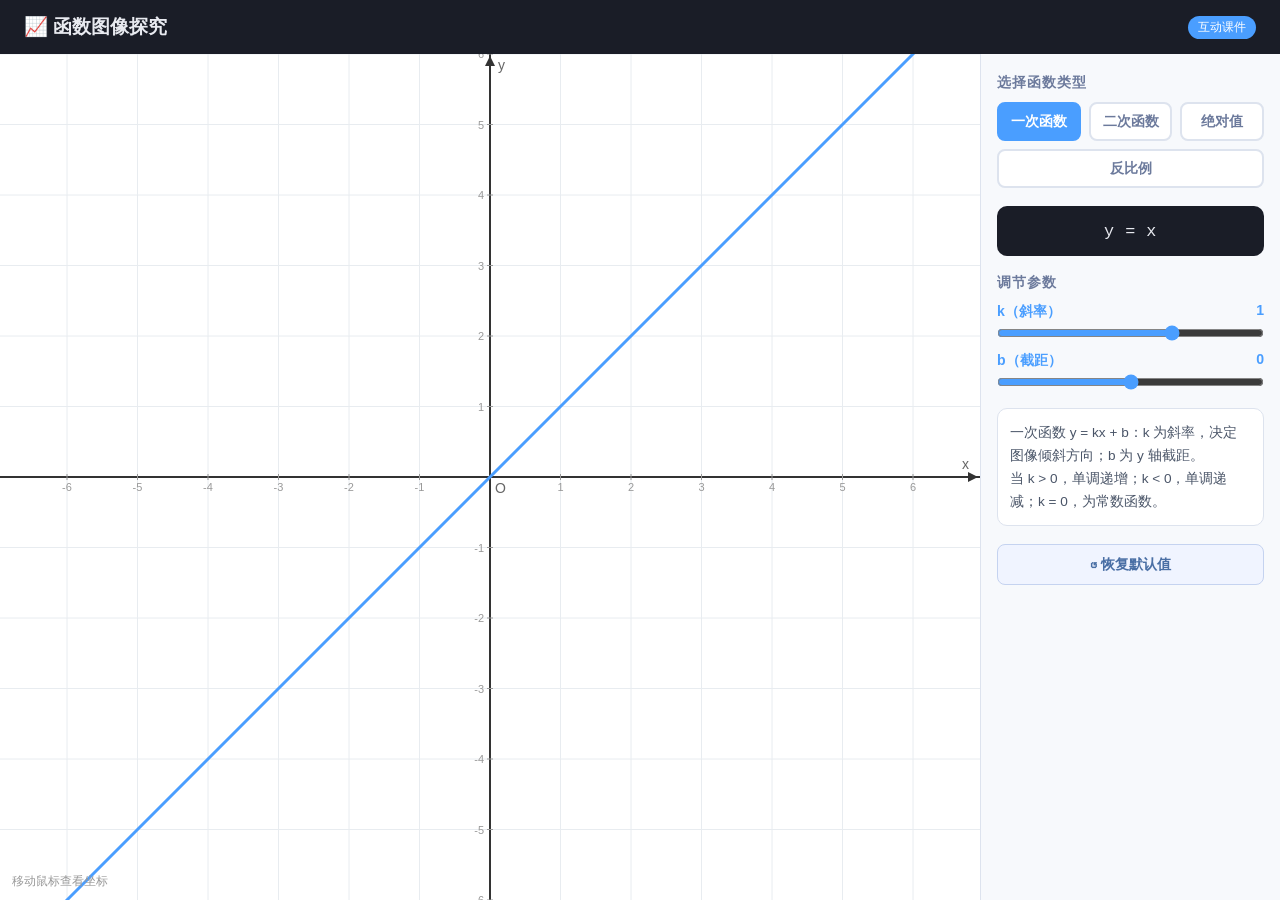
<file: courses/03-函数图像.html>
<!DOCTYPE html>
<html lang="zh-CN">
<head>
<meta charset="UTF-8"/>
<title>函数图像探究</title>
<style>
  :root { --bg:#fff; --text:#1a1a2e; --accent:#4a9eff; --grid:#e8ecf0; }
  * { box-sizing:border-box; margin:0; padding:0; }
  body { font-family:'PingFang SC','Microsoft YaHei',sans-serif; background:var(--bg); color:var(--text); height:100vh; display:flex; flex-direction:column; }

  header { background:#1a1d27; color:#e8eaf0; padding:14px 24px; display:flex; align-items:center; justify-content:space-between; }
  header h1 { font-size:1.2rem; }
  .badge { background:#4a9eff; color:#fff; font-size:0.75rem; padding:3px 10px; border-radius:20px; }

  .main { flex:1; display:flex; gap:0; overflow:hidden; }

  /* 画布区 */
  .canvas-wrap { flex:1; position:relative; }
  canvas { display:block; width:100%; height:100%; cursor:crosshair; }

  /* 控制面板 */
  .panel { width:300px; flex-shrink:0; background:#f7f9fc; border-left:1px solid #dde3ee; display:flex; flex-direction:column; padding:20px 16px; gap:18px; overflow-y:auto; }

  .panel h2 { font-size:0.85rem; font-weight:700; color:#6c7a9c; letter-spacing:1px; text-transform:uppercase; }

  .func-selector { display:flex; gap:8px; flex-wrap:wrap; }
  .func-btn {
    flex:1; min-width:70px; padding:8px 4px; border:2px solid #dde3ee; border-radius:8px;
    background:#fff; cursor:pointer; font-size:0.88rem; font-weight:600; color:#6c7a9c;
    transition:all 0.15s; text-align:center;
  }
  .func-btn:hover { border-color:#4a9eff; color:#4a9eff; }
  .func-btn.active { border-color:#4a9eff; background:#4a9eff; color:#fff; }

  .slider-group { display:flex; flex-direction:column; gap:10px; }
  .slider-row { display:flex; flex-direction:column; gap:4px; }
  .slider-label { display:flex; justify-content:space-between; font-size:0.88rem; }
  .slider-label span { font-weight:700; color:#4a9eff; }
  input[type=range] { width:100%; accent-color:#4a9eff; cursor:pointer; }

  .formula-box {
    background:#1a1d27; color:#e8eaf0; border-radius:10px;
    padding:14px 16px; font-size:1.05rem; text-align:center; letter-spacing:0.5px;
    font-family:'Courier New',monospace; min-height:50px; display:flex; align-items:center; justify-content:center;
  }

  .info-box { background:#fff; border:1px solid #dde3ee; border-radius:10px; padding:12px; font-size:0.85rem; line-height:1.7; color:#4a5568; }

  .reset-btn {
    background:#f0f4ff; border:1px solid #c5d3f0; border-radius:8px;
    padding:10px; cursor:pointer; font-size:0.9rem; color:#4a6fa5;
    font-weight:600; transition:background 0.15s;
  }
  .reset-btn:hover { background:#dde8ff; }

  /* 坐标提示 */
  .coord-tip { position:absolute; bottom:10px; left:12px; font-size:0.78rem; color:#999; pointer-events:none; }
</style>
</head>
<body>

<header>
  <h1>📈 函数图像探究</h1>
  <span class="badge">互动课件</span>
</header>

<div class="main">
  <div class="canvas-wrap">
    <canvas id="canvas"></canvas>
    <div class="coord-tip" id="coordTip">移动鼠标查看坐标</div>
  </div>

  <div class="panel">
    <div>
      <h2>选择函数类型</h2>
      <div class="func-selector" style="margin-top:10px">
        <button class="func-btn active" data-type="linear">一次函数</button>
        <button class="func-btn" data-type="quadratic">二次函数</button>
        <button class="func-btn" data-type="absolute">绝对值</button>
        <button class="func-btn" data-type="inverse">反比例</button>
      </div>
    </div>

    <div class="formula-box" id="formulaBox">y = kx + b</div>

    <div>
      <h2>调节参数</h2>
      <div class="slider-group" id="sliderGroup" style="margin-top:10px"></div>
    </div>

    <div class="info-box" id="infoBox">
      拖动上方滑块，观察函数图像的变化规律。<br/>
      <strong>k</strong> 控制斜率（倾斜程度），<strong>b</strong> 控制截距（与 y 轴的交点）。
    </div>

    <button class="reset-btn" id="resetBtn">↺ 恢复默认值</button>
  </div>
</div>

<script>
const canvas = document.getElementById('canvas');
const ctx = canvas.getContext('2d');

// 状态
let funcType = 'linear';
let params = { k:1, b:0, a:1, h:0, c:0 };
let defaults = {};

// 函数配置
const funcConfig = {
  linear: {
    formula: (p) => `y = ${fmt(p.k)}x ${fmtB(p.b)}`,
    sliders: [
      { key:'k', label:'k（斜率）', min:-3, max:3, step:0.1, default:1 },
      { key:'b', label:'b（截距）', min:-5, max:5, step:0.1, default:0 },
    ],
    fn: (x,p) => p.k*x + p.b,
    info: '一次函数 y = kx + b：k 为斜率，决定图像倾斜方向；b 为 y 轴截距。<br/>当 k > 0，单调递增；k < 0，单调递减；k = 0，为常数函数。',
  },
  quadratic: {
    formula: (p) => `y = ${fmt(p.a)}x² ${fmtB(p.h, 'h', 'x')} ${fmtC(p.c)}`,
    sliders: [
      { key:'a', label:'a（开口方向）', min:-2, max:2, step:0.1, default:1 },
      { key:'h', label:'h（左右平移）', min:-4, max:4, step:0.2, default:0 },
      { key:'c', label:'c（上下平移）', min:-4, max:4, step:0.2, default:0 },
    ],
    fn: (x,p) => p.a*(x-p.h)*(x-p.h) + p.c,
    info: '二次函数 y = a(x-h)² + c：顶点为 (h, c)。<br/>a > 0 开口向上，a < 0 开口向下，|a| 越大开口越窄。',
  },
  absolute: {
    formula: (p) => `y = |${fmt(p.k)}x| ${fmtB(p.b)}`,
    sliders: [
      { key:'k', label:'k（陡峭程度）', min:-3, max:3, step:0.1, default:1 },
      { key:'b', label:'b（上下移动）', min:-4, max:4, step:0.2, default:0 },
    ],
    fn: (x,p) => Math.abs(p.k*x) + p.b,
    info: '绝对值函数 y = |kx| + b：图像呈 V 形，顶点在 (0, b)。<br/>k 的正负不影响图像（因为取绝对值），但影响陡峭程度。',
  },
  inverse: {
    formula: (p) => `y = ${fmt(p.k)} / x`,
    sliders: [
      { key:'k', label:'k（比例系数）', min:-8, max:8, step:0.5, default:2 },
    ],
    fn: (x,p) => x !== 0 ? p.k/x : null,
    info: '反比例函数 y = k/x：图像为双曲线，x ≠ 0。<br/>k > 0，图像在一三象限；k < 0，图像在二四象限。',
  },
};

function fmt(v) {
  if (v === 1) return '';
  if (v === -1) return '-';
  return v.toFixed(1).replace(/\.0$/,'');
}
function fmtB(v, key='b', xStr='') {
  const n = parseFloat(v.toFixed(1));
  if (key === 'h') return n === 0 ? '' : (n > 0 ? ` - ${n}${xStr}` : ` + ${Math.abs(n)}${xStr}`);
  return n === 0 ? '' : (n > 0 ? ` + ${n}` : ` - ${Math.abs(n)}`);
}
function fmtC(v) {
  const n = parseFloat(v.toFixed(1));
  return n === 0 ? '' : (n > 0 ? ` + ${n}` : ` - ${Math.abs(n)}`);
}

// 坐标系参数
let origin, scale;

function resize() {
  canvas.width = canvas.parentElement.clientWidth;
  canvas.height = canvas.parentElement.clientHeight;
  origin = { x: canvas.width/2, y: canvas.height/2 };
  scale = Math.min(canvas.width, canvas.height) / 12;
  draw();
}

function toCanvas(x, y) {
  return { x: origin.x + x*scale, y: origin.y - y*scale };
}

function draw() {
  const W = canvas.width, H = canvas.height;
  ctx.clearRect(0, 0, W, H);

  // 背景
  ctx.fillStyle = '#fff';
  ctx.fillRect(0, 0, W, H);

  // 网格
  ctx.strokeStyle = '#e8ecf0';
  ctx.lineWidth = 1;
  const step = scale;
  for (let x = origin.x % step; x < W; x += step) { ctx.beginPath(); ctx.moveTo(x, 0); ctx.lineTo(x, H); ctx.stroke(); }
  for (let y = origin.y % step; y < H; y += step) { ctx.beginPath(); ctx.moveTo(0, y); ctx.lineTo(W, y); ctx.stroke(); }

  // 坐标轴
  ctx.strokeStyle = '#333';
  ctx.lineWidth = 2;
  // x轴
  ctx.beginPath(); ctx.moveTo(0, origin.y); ctx.lineTo(W, origin.y); ctx.stroke();
  // y轴
  ctx.beginPath(); ctx.moveTo(origin.x, 0); ctx.lineTo(origin.x, H); ctx.stroke();
  // 箭头
  drawArrow(W-2, origin.y, 'right');
  drawArrow(origin.x, 2, 'up');

  // 轴标签
  ctx.fillStyle = '#666'; ctx.font = '14px sans-serif'; ctx.textAlign = 'left';
  ctx.fillText('x', W-18, origin.y-8);
  ctx.fillText('y', origin.x+8, 16);
  ctx.fillText('O', origin.x+5, origin.y+16);

  // 刻度
  ctx.fillStyle = '#999'; ctx.font = '11px sans-serif'; ctx.textAlign = 'center';
  for (let i = -10; i <= 10; i++) {
    if (i===0) continue;
    const cx = toCanvas(i,0); const cy = toCanvas(0,i);
    ctx.beginPath(); ctx.moveTo(cx.x, origin.y-3); ctx.lineTo(cx.x, origin.y+3); ctx.strokeStyle='#999'; ctx.lineWidth=1; ctx.stroke();
    ctx.beginPath(); ctx.moveTo(origin.x-3, cy.y); ctx.lineTo(origin.x+3, cy.y); ctx.stroke();
    if (Math.abs(i) <= 6 && i%1===0) {
      ctx.fillText(i, cx.x, origin.y+14);
      ctx.textAlign = 'right';
      ctx.fillText(i, origin.x-6, cy.y+4);
      ctx.textAlign = 'center';
    }
  }

  // 函数曲线
  const cfg = funcConfig[funcType];
  ctx.strokeStyle = '#4a9eff';
  ctx.lineWidth = 3;
  ctx.lineJoin = 'round';
  ctx.beginPath();
  let first = true, prevNull = false;
  const xMin = -origin.x/scale, xMax = (W-origin.x)/scale;
  const step2 = 2/scale;
  for (let x = xMin; x <= xMax; x += step2) {
    const y = cfg.fn(x, params);
    if (y === null || !isFinite(y) || Math.abs(y) > 50) { first=true; prevNull=true; continue; }
    const cp = toCanvas(x, y);
    if (first || prevNull) { ctx.moveTo(cp.x, cp.y); first=false; }
    else { ctx.lineTo(cp.x, cp.y); }
    prevNull=false;
  }
  ctx.stroke();

  // 更新公式
  document.getElementById('formulaBox').textContent = cfg.formula(params);
}

function drawArrow(x, y, dir) {
  ctx.fillStyle = '#333';
  ctx.beginPath();
  if (dir==='right') { ctx.moveTo(x,y); ctx.lineTo(x-10,y-5); ctx.lineTo(x-10,y+5); }
  else { ctx.moveTo(x,y); ctx.lineTo(x-5,y+10); ctx.lineTo(x+5,y+10); }
  ctx.closePath(); ctx.fill();
}

// 渲染滑块
function renderSliders() {
  const cfg = funcConfig[funcType];
  defaults = {};
  cfg.sliders.forEach(s => { defaults[s.key] = s.default; params[s.key] = s.default; });
  const group = document.getElementById('sliderGroup');
  group.innerHTML = '';
  cfg.sliders.forEach(s => {
    const row = document.createElement('div');
    row.className = 'slider-row';
    row.innerHTML = `
      <div class="slider-label"><span>${s.label}</span><span id="val_${s.key}">${s.default}</span></div>
      <input type="range" min="${s.min}" max="${s.max}" step="${s.step}" value="${s.default}" data-key="${s.key}"/>
    `;
    group.appendChild(row);
  });
  group.querySelectorAll('input').forEach(inp => {
    inp.addEventListener('input', e => {
      const k = e.target.dataset.key;
      params[k] = parseFloat(e.target.value);
      document.getElementById('val_'+k).textContent = params[k].toFixed(1).replace(/\.0$/,'');
      draw();
    });
  });
  document.getElementById('infoBox').innerHTML = cfg.info;
}

// 切换函数类型
document.querySelectorAll('.func-btn').forEach(btn => {
  btn.addEventListener('click', () => {
    document.querySelectorAll('.func-btn').forEach(b=>b.classList.remove('active'));
    btn.classList.add('active');
    funcType = btn.dataset.type;
    renderSliders();
    draw();
  });
});

// 重置
document.getElementById('resetBtn').addEventListener('click', () => {
  Object.keys(defaults).forEach(k => {
    params[k] = defaults[k];
    const inp = document.querySelector(`input[data-key="${k}"]`);
    if (inp) { inp.value = defaults[k]; document.getElementById('val_'+k).textContent = defaults[k]; }
  });
  draw();
});

// 坐标提示
canvas.addEventListener('mousemove', e => {
  const rect = canvas.getBoundingClientRect();
  const cx = (e.clientX - rect.left) * (canvas.width/rect.width);
  const cy = (e.clientY - rect.top) * (canvas.height/rect.height);
  const mx = ((cx - origin.x) / scale).toFixed(2);
  const my = ((origin.y - cy) / scale).toFixed(2);
  document.getElementById('coordTip').textContent = `x = ${mx}，y = ${my}`;
});

window.addEventListener('resize', resize);
resize();
renderSliders();
draw();
</script>
</body>
</html>
</file>
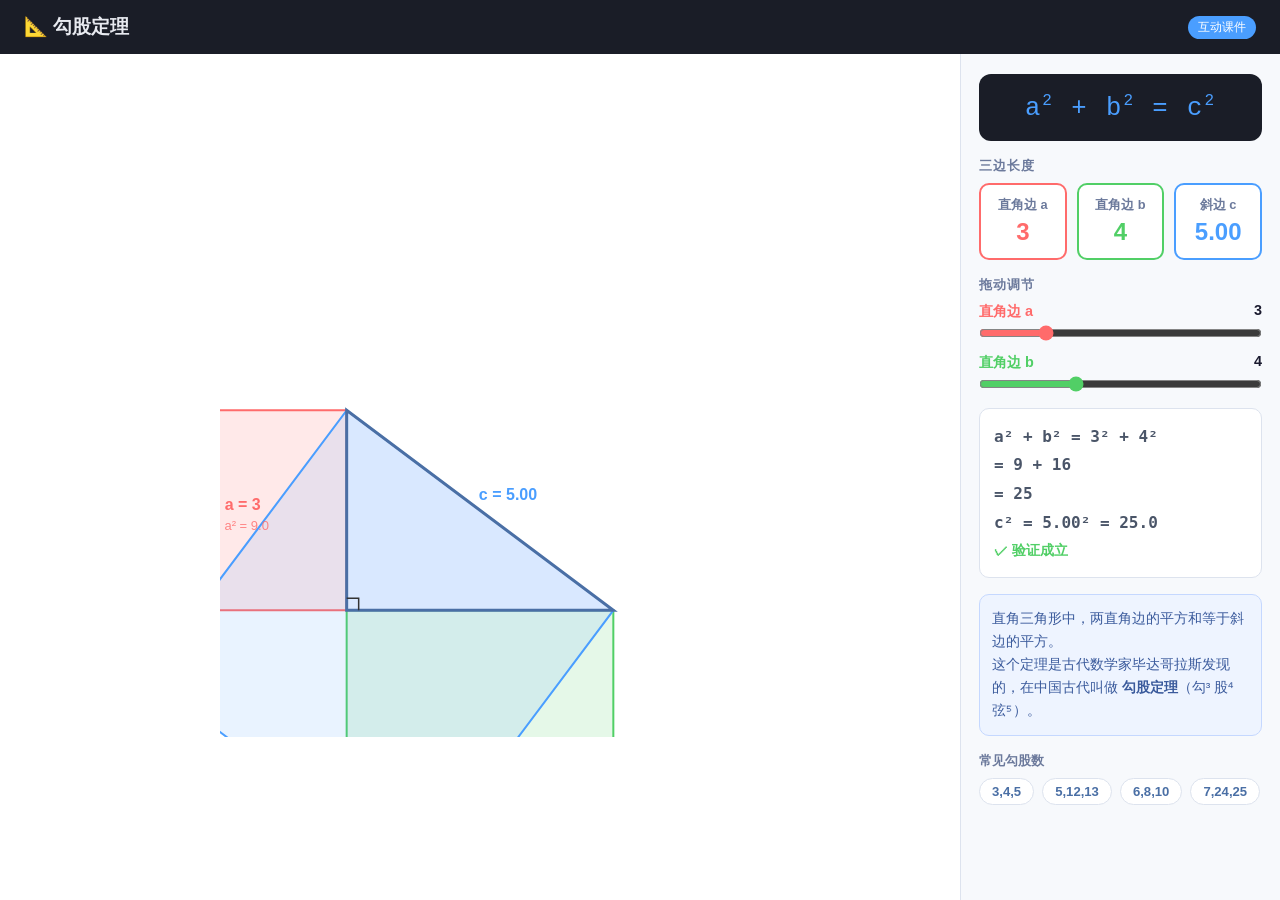
<file: courses/06-勾股定理.html>
<!DOCTYPE html>
<html lang="zh-CN">
<head>
<meta charset="UTF-8"/>
<title>勾股定理</title>
<style>
  * { box-sizing:border-box; margin:0; padding:0; }
  body { font-family:'PingFang SC','Microsoft YaHei',sans-serif; background:#f7f9fc; color:#1a1a2e; height:100vh; display:flex; flex-direction:column; overflow:hidden; }
  header { background:#1a1d27; color:#e8eaf0; padding:14px 24px; display:flex; align-items:center; justify-content:space-between; }
  header h1 { font-size:1.2rem; }
  .badge { background:#4a9eff; color:#fff; font-size:0.75rem; padding:3px 10px; border-radius:20px; }

  .main { flex:1; display:flex; gap:0; overflow:hidden; }

  .canvas-wrap { flex:1; display:flex; align-items:center; justify-content:center; background:#fff; position:relative; }
  canvas { max-width:100%; max-height:100%; }

  .panel { width:320px; flex-shrink:0; background:#f7f9fc; border-left:1px solid #dde3ee; padding:20px 18px; display:flex; flex-direction:column; gap:16px; overflow-y:auto; }

  h2 { font-size:0.82rem; font-weight:700; color:#6c7a9c; letter-spacing:1px; text-transform:uppercase; }

  .formula-big {
    background:#1a1d27; color:#4a9eff; border-radius:12px;
    padding:18px; font-size:1.6rem; text-align:center;
    font-family:'Courier New',monospace; letter-spacing:2px;
  }
  .formula-big .super { font-size:1rem; vertical-align:super; }

  .values-grid { display:grid; grid-template-columns:1fr 1fr 1fr; gap:10px; }
  .val-card { background:#fff; border:2px solid #dde3ee; border-radius:10px; padding:12px 8px; text-align:center; }
  .val-card .name { font-size:0.8rem; color:#6c7a9c; font-weight:600; }
  .val-card .value { font-size:1.5rem; font-weight:700; margin-top:4px; }
  .val-card.a-card { border-color:#ff6b6b; } .val-card.a-card .value { color:#ff6b6b; }
  .val-card.b-card { border-color:#51cf66; } .val-card.b-card .value { color:#51cf66; }
  .val-card.c-card { border-color:#4a9eff; } .val-card.c-card .value { color:#4a9eff; }

  .slider-group { display:flex; flex-direction:column; gap:12px; }
  .slider-row { display:flex; flex-direction:column; gap:4px; }
  .slider-label { display:flex; justify-content:space-between; font-size:0.9rem; font-weight:600; }

  input[type=range].a-range { accent-color:#ff6b6b; }
  input[type=range].b-range { accent-color:#51cf66; }
  input[type=range] { width:100%; cursor:pointer; }

  .verify-box {
    background:#fff; border:1px solid #dde3ee; border-radius:10px;
    padding:14px; font-size:0.88rem; line-height:1.8; color:#4a5568;
  }
  .verify-box .eq { font-family:monospace; font-weight:700; font-size:1rem; }
  .verify-box .ok { color:#51cf66; font-weight:700; }

  .info-box { background:#eef4ff; border:1px solid #c5d8ff; border-radius:10px; padding:12px; font-size:0.85rem; line-height:1.7; color:#3a5a9c; }

  .examples-title { font-size:0.82rem; font-weight:700; color:#6c7a9c; }
  .examples { display:flex; gap:8px; flex-wrap:wrap; }
  .ex-btn {
    background:#fff; border:1px solid #dde3ee; border-radius:20px; padding:5px 12px;
    font-size:0.82rem; cursor:pointer; color:#4a6fa5; transition:all 0.15s; font-weight:600;
  }
  .ex-btn:hover { background:#4a9eff; color:#fff; border-color:#4a9eff; }
</style>
</head>
<body>

<header>
  <h1>📐 勾股定理</h1>
  <span class="badge">互动课件</span>
</header>

<div class="main">
  <div class="canvas-wrap">
    <canvas id="canvas" width="520" height="520"></canvas>
  </div>

  <div class="panel">
    <div class="formula-big">
      a<span class="super">2</span> + b<span class="super">2</span> = c<span class="super">2</span>
    </div>

    <div>
      <h2>三边长度</h2>
      <div class="values-grid" style="margin-top:8px">
        <div class="val-card a-card"><div class="name">直角边 a</div><div class="value" id="valA">3</div></div>
        <div class="val-card b-card"><div class="name">直角边 b</div><div class="value" id="valB">4</div></div>
        <div class="val-card c-card"><div class="name">斜边 c</div><div class="value" id="valC">5</div></div>
      </div>
    </div>

    <div>
      <h2>拖动调节</h2>
      <div class="slider-group" style="margin-top:8px">
        <div class="slider-row">
          <div class="slider-label"><span style="color:#ff6b6b">直角边 a</span><span id="lblA">3</span></div>
          <input type="range" class="a-range" id="sliderA" min="1" max="10" step="0.5" value="3"/>
        </div>
        <div class="slider-row">
          <div class="slider-label"><span style="color:#51cf66">直角边 b</span><span id="lblB">4</span></div>
          <input type="range" class="b-range" id="sliderB" min="1" max="10" step="0.5" value="4"/>
        </div>
      </div>
    </div>

    <div class="verify-box" id="verifyBox"></div>

    <div class="info-box">
      直角三角形中，两直角边的平方和等于斜边的平方。<br/>
      这个定理是古代数学家毕达哥拉斯发现的，在中国古代叫做 <strong>勾股定理</strong>（勾³ 股⁴ 弦⁵）。
    </div>

    <div>
      <div class="examples-title">常见勾股数</div>
      <div class="examples" style="margin-top:8px">
        <button class="ex-btn" data-a="3" data-b="4">3,4,5</button>
        <button class="ex-btn" data-a="5" data-b="12">5,12,13</button>
        <button class="ex-btn" data-a="8" data-b="6">6,8,10</button>
        <button class="ex-btn" data-a="7" data-b="24">7,24,25</button>
      </div>
    </div>
  </div>
</div>

<script>
const canvas = document.getElementById('canvas');
const ctx = canvas.getContext('2d');
let a = 3, b = 4;

function draw() {
  const c = Math.sqrt(a*a + b*b);
  const W = canvas.width, H = canvas.height;
  ctx.clearRect(0, 0, W, H);

  const PAD = 60;
  const maxSide = Math.max(a, b);
  const unit = (Math.min(W, H) - PAD*2) / (maxSide + 2);

  // 三角形顶点
  const O = { x: PAD + unit, y: H - PAD - unit };      // 直角
  const A = { x: PAD + unit, y: H - PAD - unit - a*unit }; // a 边顶端
  const B = { x: PAD + unit + b*unit, y: H - PAD - unit }; // b 边右端

  // --- 正方形（面积演示）---
  const sqA_size = a * unit;
  const sqB_size = b * unit;
  const sqC_size = c * unit;

  // a 边的正方形（左侧，红色）
  ctx.fillStyle = 'rgba(255,107,107,0.15)';
  ctx.strokeStyle = '#ff6b6b'; ctx.lineWidth = 2;
  ctx.beginPath();
  ctx.rect(O.x - sqA_size, A.y, sqA_size, sqA_size);
  ctx.fill(); ctx.stroke();

  // b 边的正方形（下方，绿色）
  ctx.fillStyle = 'rgba(81,207,102,0.15)';
  ctx.strokeStyle = '#51cf66';
  ctx.beginPath();
  ctx.rect(O.x, O.y, sqB_size, sqB_size);
  ctx.fill(); ctx.stroke();

  // c 边的正方形（斜边，蓝色）
  const angle = Math.atan2(A.y - B.y, A.x - B.x);
  ctx.fillStyle = 'rgba(74,158,255,0.12)';
  ctx.strokeStyle = '#4a9eff';
  ctx.lineWidth = 2;
  ctx.save();
  ctx.translate(B.x, B.y);
  ctx.rotate(angle);
  ctx.beginPath();
  ctx.rect(0, 0, sqC_size, -sqC_size);
  ctx.fill(); ctx.stroke();
  ctx.restore();

  // --- 三角形 ---
  ctx.fillStyle = 'rgba(100,150,255,0.12)';
  ctx.strokeStyle = '#4a6fa5'; ctx.lineWidth = 3;
  ctx.beginPath();
  ctx.moveTo(O.x, O.y); ctx.lineTo(A.x, A.y); ctx.lineTo(B.x, B.y);
  ctx.closePath(); ctx.fill(); ctx.stroke();

  // 直角标记
  const rs = 12;
  ctx.strokeStyle = '#333'; ctx.lineWidth = 1.5;
  ctx.beginPath();
  ctx.moveTo(O.x + rs, O.y); ctx.lineTo(O.x + rs, O.y - rs); ctx.lineTo(O.x, O.y - rs);
  ctx.stroke();

  // 边长标注
  ctx.font = 'bold 16px PingFang SC, sans-serif'; ctx.textAlign = 'center';

  // a 边标注
  ctx.fillStyle = '#ff6b6b';
  ctx.fillText(`a = ${a}`, O.x - sqA_size/2 - 4, (O.y + A.y)/2);

  // b 边标注
  ctx.fillStyle = '#51cf66';
  ctx.fillText(`b = ${b}`, O.x + sqB_size/2, O.y + sqB_size + 20);

  // c 边标注（斜边中点）
  ctx.fillStyle = '#4a9eff';
  const midC = { x: (A.x+B.x)/2, y: (A.y+B.y)/2 };
  ctx.fillText(`c = ${c.toFixed(2)}`, midC.x + 28, midC.y - 10);

  // 面积标注
  ctx.font = '13px PingFang SC, sans-serif';
  ctx.fillStyle = 'rgba(255,107,107,0.8)';
  ctx.fillText(`a² = ${(a*a).toFixed(1)}`, O.x - sqA_size/2, (O.y + A.y)/2 + 20);
  ctx.fillStyle = 'rgba(81,207,102,0.9)';
  ctx.fillText(`b² = ${(b*b).toFixed(1)}`, O.x + sqB_size/2, O.y + sqB_size + 38);

  // 更新数值显示
  document.getElementById('valA').textContent = a;
  document.getElementById('valB').textContent = b;
  document.getElementById('valC').textContent = c.toFixed(2);

  // 验证框
  document.getElementById('verifyBox').innerHTML = `
    <div class="eq">a² + b² = ${a}² + ${b}²</div>
    <div class="eq">= ${a*a} + ${b*b}</div>
    <div class="eq">= ${a*a+b*b}</div>
    <div class="eq">c² = ${c.toFixed(2)}² = ${(c*c).toFixed(1)}</div>
    <div class="ok">✓ 验证成立</div>
  `;
}

document.getElementById('sliderA').addEventListener('input', e => {
  a = parseFloat(e.target.value);
  document.getElementById('lblA').textContent = a;
  draw();
});
document.getElementById('sliderB').addEventListener('input', e => {
  b = parseFloat(e.target.value);
  document.getElementById('lblB').textContent = b;
  draw();
});

document.querySelectorAll('.ex-btn').forEach(btn => {
  btn.addEventListener('click', () => {
    a = parseFloat(btn.dataset.a); b = parseFloat(btn.dataset.b);
    document.getElementById('sliderA').value = a; document.getElementById('lblA').textContent = a;
    document.getElementById('sliderB').value = b; document.getElementById('lblB').textContent = b;
    draw();
  });
});

draw();
</script>
</body>
</html>
</file>
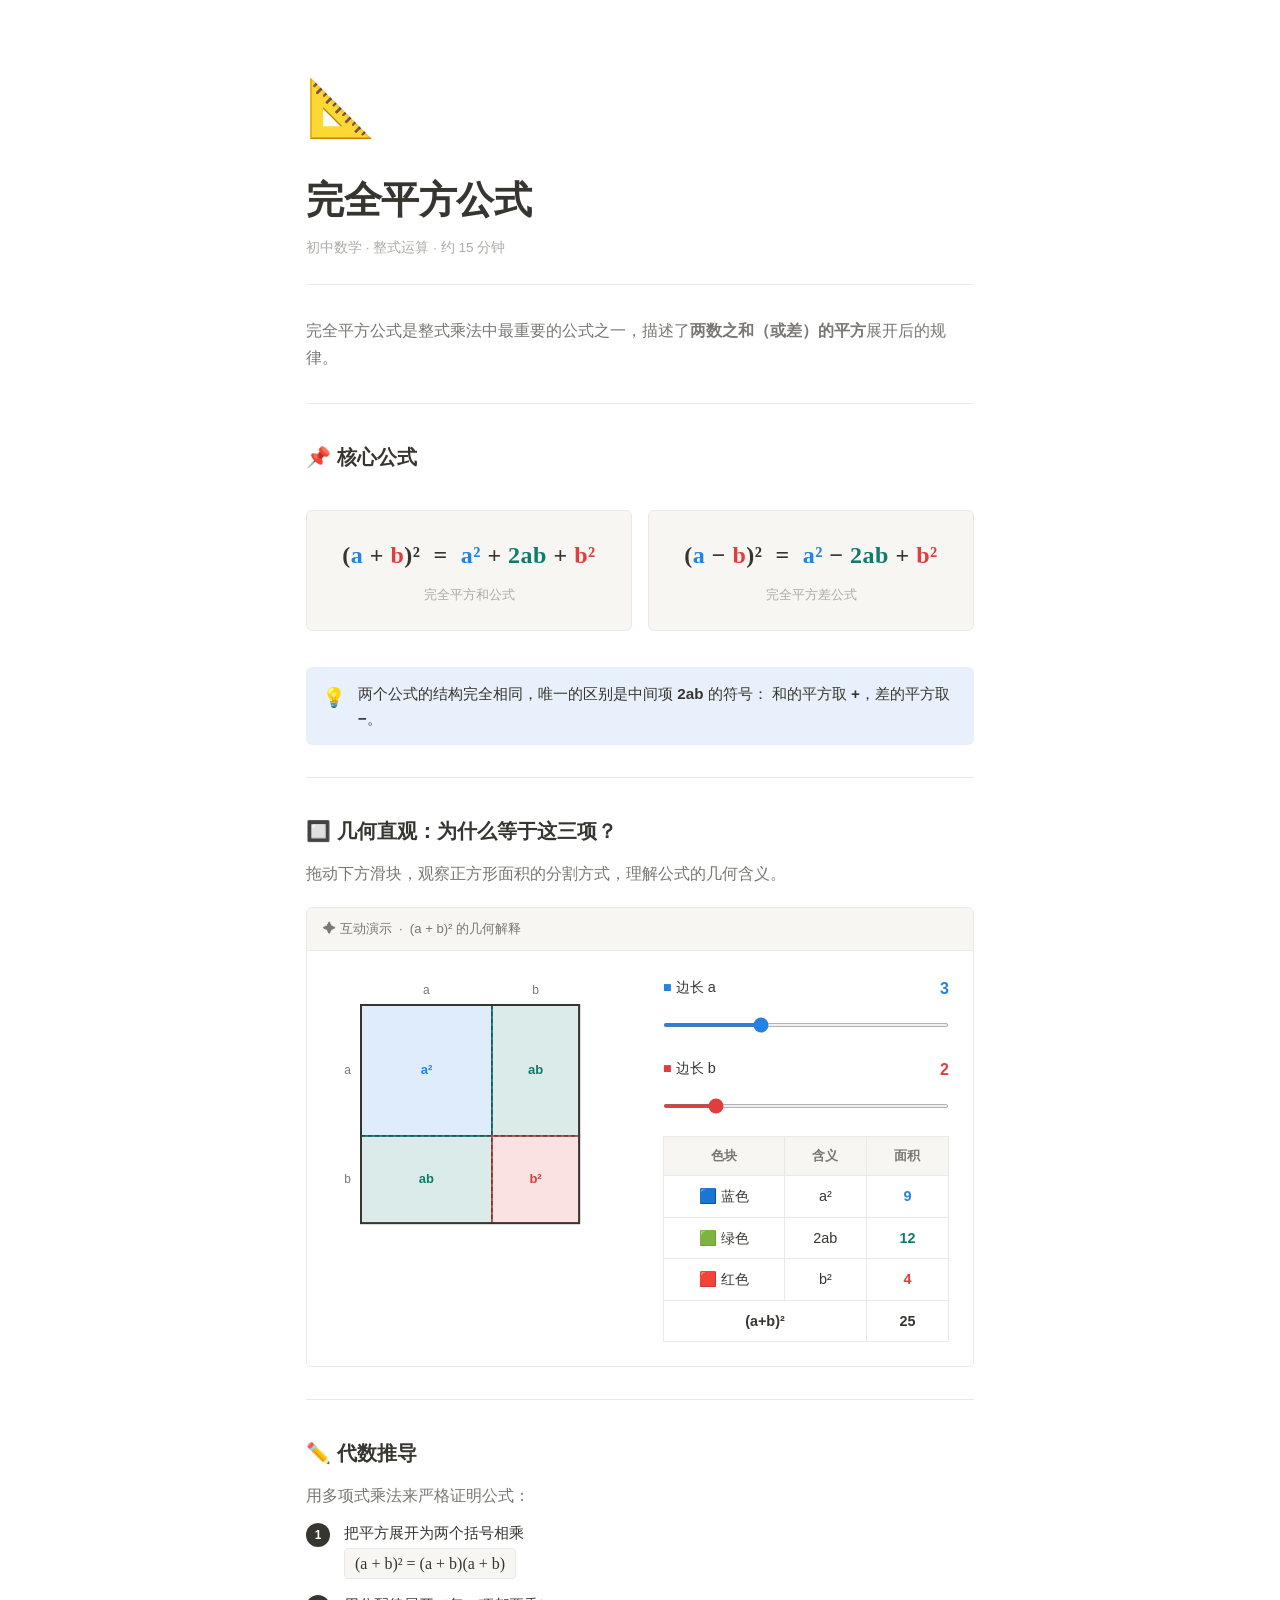
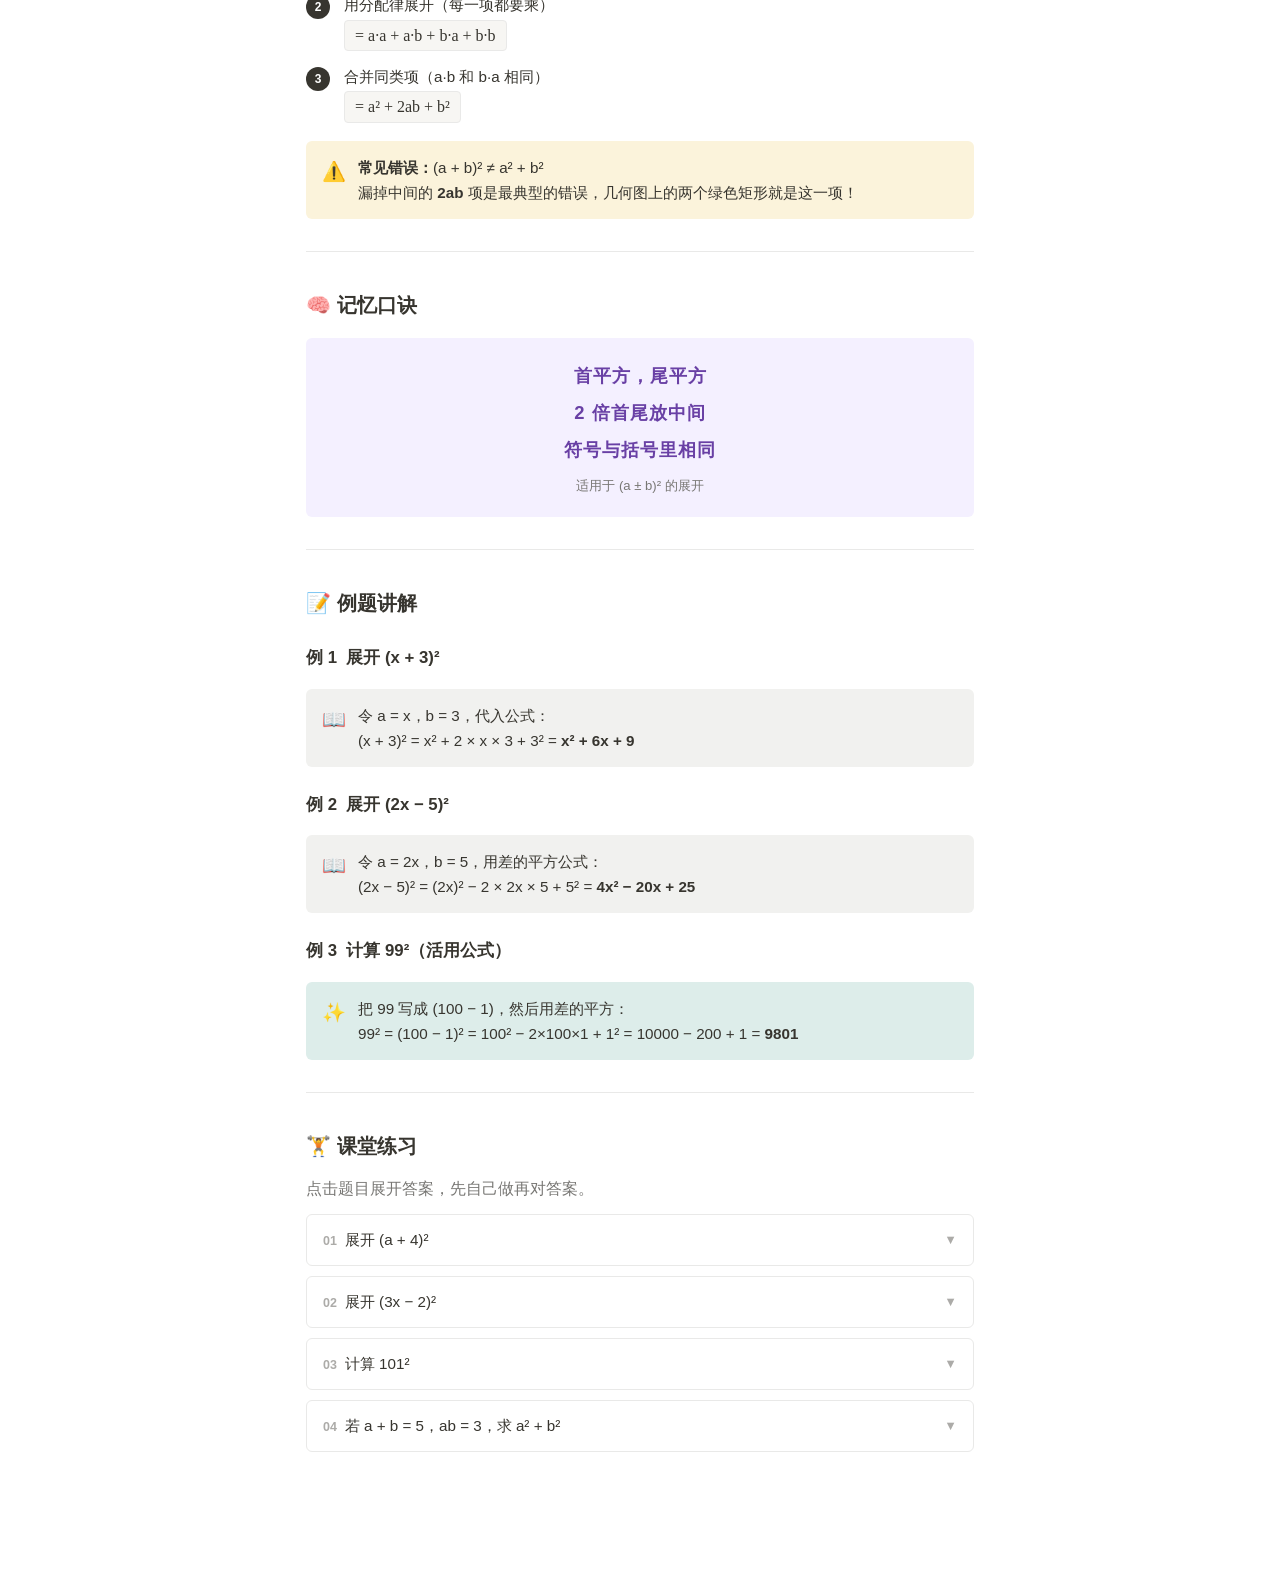
<file: courses/完全平方公式.html>
<!DOCTYPE html>
<html lang="zh-CN">
<head>
<meta charset="UTF-8"/>
<meta name="viewport" content="width=device-width, initial-scale=1.0"/>
<title>完全平方公式</title>
<style>
  :root {
    --bg: #ffffff;
    --bg-page: #f7f6f3;
    --text: #37352f;
    --text-secondary: #787774;
    --text-hint: #acaba8;
    --border: #e9e9e8;
    --accent: #2383e2;
    --accent-bg: #e8f1fb;
    --red: #e03e3e;
    --red-bg: #fbe4e4;
    --green: #0f7b6c;
    --green-bg: #ddedea;
    --yellow-bg: #fbf3db;
    --yellow: #dfab01;
    --purple-bg: #f4f0ff;
    --purple: #6940a5;
    --callout-bg: #f1f1ef;
    --radius: 6px;
    --font: -apple-system, BlinkMacSystemFont, "Segoe UI", "Noto Sans SC", "PingFang SC", sans-serif;
  }

  * { box-sizing: border-box; margin: 0; padding: 0; }

  body {
    font-family: var(--font);
    background: var(--bg);
    color: var(--text);
    font-size: 16px;
    line-height: 1.7;
    min-height: 100vh;
    overflow-y: auto;
  }

  .page {
    max-width: 860px;
    margin: 0 auto;
    padding: 60px 96px 120px;
  }

  /* ===== 顶部 ===== */
  .page-icon { font-size: 56px; margin-bottom: 12px; }
  .page-title {
    font-size: 2.4rem;
    font-weight: 700;
    color: var(--text);
    letter-spacing: -0.5px;
    margin-bottom: 4px;
  }
  .page-meta {
    font-size: 0.85rem;
    color: var(--text-hint);
    margin-bottom: 32px;
    padding-bottom: 24px;
    border-bottom: 1px solid var(--border);
  }

  /* ===== 文本块 ===== */
  p { margin-bottom: 6px; color: var(--text-secondary); font-size: 1rem; }

  h2 {
    font-size: 1.25rem;
    font-weight: 600;
    color: var(--text);
    margin: 36px 0 12px;
  }
  h3 {
    font-size: 1.05rem;
    font-weight: 600;
    color: var(--text);
    margin: 24px 0 8px;
  }

  /* ===== Callout ===== */
  .callout {
    display: flex;
    gap: 12px;
    background: var(--callout-bg);
    border-radius: var(--radius);
    padding: 14px 16px;
    margin: 16px 0;
    align-items: flex-start;
  }
  .callout-icon { font-size: 1.2rem; flex-shrink: 0; margin-top: 1px; }
  .callout-body { font-size: 0.95rem; color: var(--text); line-height: 1.65; }
  .callout.blue   { background: var(--accent-bg); }
  .callout.yellow { background: var(--yellow-bg); }
  .callout.red    { background: var(--red-bg); }
  .callout.green  { background: var(--green-bg); }
  .callout.purple { background: var(--purple-bg); }

  /* ===== 公式块 ===== */
  .formula-block {
    background: var(--bg-page);
    border: 1px solid var(--border);
    border-radius: var(--radius);
    padding: 24px 28px;
    margin: 20px 0;
    text-align: center;
  }
  .formula {
    font-size: 1.5rem;
    font-weight: 600;
    color: var(--text);
    font-family: "Georgia", serif;
    letter-spacing: 0.5px;
  }
  .formula .var-a { color: var(--accent); }
  .formula .var-b { color: var(--red); }
  .formula .var-ab { color: var(--green); }
  .formula-name {
    font-size: 0.8rem;
    color: var(--text-hint);
    margin-top: 8px;
  }

  /* ===== 分割线 ===== */
  hr { border: none; border-top: 1px solid var(--border); margin: 32px 0; }

  /* ===== 互动区：几何图形 ===== */
  .interactive-wrap {
    border: 1px solid var(--border);
    border-radius: var(--radius);
    overflow: hidden;
    margin: 20px 0;
  }
  .interactive-header {
    background: var(--bg-page);
    border-bottom: 1px solid var(--border);
    padding: 10px 16px;
    font-size: 0.82rem;
    color: var(--text-secondary);
    font-weight: 500;
    display: flex;
    align-items: center;
    gap: 6px;
  }
  .interactive-body {
    background: #fff;
    padding: 24px;
    display: flex;
    gap: 32px;
    align-items: flex-start;
    flex-wrap: wrap;
  }

  canvas { display: block; }

  /* 控制面板 */
  .controls { flex: 1; min-width: 200px; }
  .control-row { margin-bottom: 20px; }
  .control-label {
    display: flex;
    justify-content: space-between;
    font-size: 0.9rem;
    margin-bottom: 6px;
    color: var(--text);
  }
  .control-label .val {
    font-weight: 600;
    font-size: 1rem;
  }
  .val-a { color: var(--accent); }
  .val-b { color: var(--red); }

  input[type=range] {
    width: 100%;
    height: 4px;
    border-radius: 2px;
    outline: none;
    border: none;
    cursor: pointer;
  }
  input[type=range].a-range { accent-color: var(--accent); }
  input[type=range].b-range { accent-color: var(--red); }

  /* 面积验证表 */
  .area-table {
    width: 100%;
    border-collapse: collapse;
    font-size: 0.9rem;
    margin-top: 12px;
  }
  .area-table td {
    padding: 8px 12px;
    border: 1px solid var(--border);
    text-align: center;
  }
  .area-table tr:first-child td {
    background: var(--bg-page);
    font-weight: 600;
    font-size: 0.82rem;
    color: var(--text-secondary);
  }
  .area-table .cell-a2  { color: var(--accent); font-weight: 600; }
  .area-table .cell-2ab { color: var(--green); font-weight: 600; }
  .area-table .cell-b2  { color: var(--red); font-weight: 600; }
  .area-table .cell-sum { color: var(--text); font-weight: 700; }

  /* ===== 步骤推导 ===== */
  .steps { margin: 12px 0; }
  .step {
    display: flex;
    gap: 14px;
    margin-bottom: 12px;
    align-items: flex-start;
  }
  .step-num {
    width: 24px; height: 24px;
    border-radius: 50%;
    background: var(--text);
    color: #fff;
    font-size: 0.75rem;
    font-weight: 700;
    display: flex; align-items: center; justify-content: center;
    flex-shrink: 0;
    margin-top: 2px;
  }
  .step-content { font-size: 0.95rem; color: var(--text); line-height: 1.6; }
  .step-content .eq {
    display: inline-block;
    background: var(--bg-page);
    border: 1px solid var(--border);
    border-radius: 4px;
    padding: 2px 10px;
    font-family: "Georgia", serif;
    font-size: 1rem;
    margin: 2px 0;
  }

  /* ===== 练习题 ===== */
  .exercise-list { margin: 12px 0; }
  .exercise-item {
    border: 1px solid var(--border);
    border-radius: var(--radius);
    margin-bottom: 10px;
    overflow: hidden;
  }
  .exercise-q {
    padding: 12px 16px;
    font-size: 0.95rem;
    cursor: pointer;
    display: flex;
    justify-content: space-between;
    align-items: center;
    user-select: none;
    transition: background 0.1s;
  }
  .exercise-q:hover { background: var(--bg-page); }
  .exercise-q .q-num {
    font-size: 0.78rem;
    color: var(--text-hint);
    font-weight: 600;
    margin-right: 8px;
  }
  .exercise-q .toggle { color: var(--text-hint); font-size: 0.8rem; transition: transform 0.2s; }
  .exercise-q.open .toggle { transform: rotate(180deg); }
  .exercise-ans {
    padding: 12px 16px;
    background: var(--bg-page);
    border-top: 1px solid var(--border);
    font-size: 0.9rem;
    color: var(--text);
    display: none;
    line-height: 1.8;
  }
  .exercise-ans.show { display: block; }
  .ans-tag {
    display: inline-block;
    background: var(--green-bg);
    color: var(--green);
    font-size: 0.75rem;
    font-weight: 600;
    padding: 1px 8px;
    border-radius: 4px;
    margin-right: 6px;
  }

  /* ===== 记忆口诀 ===== */
  .mnemonic {
    background: var(--purple-bg);
    border-radius: var(--radius);
    padding: 20px 24px;
    margin: 16px 0;
    text-align: center;
  }
  .mnemonic-text {
    font-size: 1.15rem;
    font-weight: 600;
    color: var(--purple);
    letter-spacing: 1px;
    line-height: 2;
  }
  .mnemonic-sub {
    font-size: 0.82rem;
    color: var(--text-secondary);
    margin-top: 6px;
  }

  /* 两栏 */
  .two-col { display: grid; grid-template-columns: 1fr 1fr; gap: 16px; margin: 16px 0; }
  @media (max-width: 600px) { .two-col { grid-template-columns: 1fr; } .page { padding: 32px 24px 80px; } }
</style>
</head>
<body>
<div class="page">

  <div class="page-icon">📐</div>
  <h1 class="page-title">完全平方公式</h1>
  <div class="page-meta">初中数学 · 整式运算 · 约 15 分钟</div>

  <p>完全平方公式是整式乘法中最重要的公式之一，描述了<strong>两数之和（或差）的平方</strong>展开后的规律。</p>

  <hr/>

  <!-- 公式展示 -->
  <h2>📌 核心公式</h2>

  <div class="two-col">
    <div class="formula-block">
      <div class="formula">
        (<span class="var-a">a</span> + <span class="var-b">b</span>)²
        &nbsp;=&nbsp;
        <span class="var-a">a²</span> + <span class="var-ab">2ab</span> + <span class="var-b">b²</span>
      </div>
      <div class="formula-name">完全平方和公式</div>
    </div>
    <div class="formula-block">
      <div class="formula">
        (<span class="var-a">a</span> − <span class="var-b">b</span>)²
        &nbsp;=&nbsp;
        <span class="var-a">a²</span> − <span class="var-ab">2ab</span> + <span class="var-b">b²</span>
      </div>
      <div class="formula-name">完全平方差公式</div>
    </div>
  </div>

  <div class="callout blue">
    <span class="callout-icon">💡</span>
    <div class="callout-body">
      两个公式的结构完全相同，唯一的区别是中间项 <strong>2ab</strong> 的符号：
      和的平方取 <strong>+</strong>，差的平方取 <strong>−</strong>。
    </div>
  </div>

  <hr/>

  <!-- 几何直观 -->
  <h2>🔲 几何直观：为什么等于这三项？</h2>
  <p>拖动下方滑块，观察正方形面积的分割方式，理解公式的几何含义。</p>

  <div class="interactive-wrap">
    <div class="interactive-header">
      ✦ 互动演示 &nbsp;·&nbsp; (a + b)² 的几何解释
    </div>
    <div class="interactive-body">
      <canvas id="geoCanvas" width="300" height="300"></canvas>
      <div class="controls">
        <div class="control-row">
          <div class="control-label">
            <span><span style="color:var(--accent)">■</span> 边长 a</span>
            <span class="val val-a" id="valA">3</span>
          </div>
          <input type="range" class="a-range" id="sliderA" min="1" max="7" step="0.5" value="3"/>
        </div>
        <div class="control-row">
          <div class="control-label">
            <span><span style="color:var(--red)">■</span> 边长 b</span>
            <span class="val val-b" id="valB">2</span>
          </div>
          <input type="range" class="b-range" id="sliderB" min="1" max="7" step="0.5" value="2"/>
        </div>

        <table class="area-table">
          <tr><td>色块</td><td>含义</td><td>面积</td></tr>
          <tr><td>🟦 蓝色</td><td>a²</td><td class="cell-a2" id="cellA2">9</td></tr>
          <tr><td>🟩 绿色</td><td>2ab</td><td class="cell-2ab" id="cell2ab">12</td></tr>
          <tr><td>🟥 红色</td><td>b²</td><td class="cell-b2" id="cellB2">4</td></tr>
          <tr><td colspan="2"><strong>(a+b)²</strong></td><td class="cell-sum" id="cellSum">25</td></tr>
        </table>
      </div>
    </div>
  </div>

  <hr/>

  <!-- 推导过程 -->
  <h2>✏️ 代数推导</h2>
  <p>用多项式乘法来严格证明公式：</p>

  <div class="steps">
    <div class="step">
      <div class="step-num">1</div>
      <div class="step-content">
        把平方展开为两个括号相乘<br/>
        <span class="eq">(a + b)² = (a + b)(a + b)</span>
      </div>
    </div>
    <div class="step">
      <div class="step-num">2</div>
      <div class="step-content">
        用分配律展开（每一项都要乘）<br/>
        <span class="eq">= a·a + a·b + b·a + b·b</span>
      </div>
    </div>
    <div class="step">
      <div class="step-num">3</div>
      <div class="step-content">
        合并同类项（a·b 和 b·a 相同）<br/>
        <span class="eq">= a² + 2ab + b²</span>
      </div>
    </div>
  </div>

  <div class="callout yellow">
    <span class="callout-icon">⚠️</span>
    <div class="callout-body">
      <strong>常见错误：</strong>(a + b)² ≠ a² + b²<br/>
      漏掉中间的 <strong>2ab</strong> 项是最典型的错误，几何图上的两个绿色矩形就是这一项！
    </div>
  </div>

  <hr/>

  <!-- 记忆口诀 -->
  <h2>🧠 记忆口诀</h2>
  <div class="mnemonic">
    <div class="mnemonic-text">
      首平方，尾平方<br/>
      2 倍首尾放中间<br/>
      符号与括号里相同
    </div>
    <div class="mnemonic-sub">适用于 (a ± b)² 的展开</div>
  </div>

  <hr/>

  <!-- 例题 -->
  <h2>📝 例题讲解</h2>

  <h3>例 1 &nbsp;展开 (x + 3)²</h3>
  <div class="callout">
    <span class="callout-icon">📖</span>
    <div class="callout-body">
      令 a = x，b = 3，代入公式：<br/>
      (x + 3)² = x² + 2 × x × 3 + 3² = <strong>x² + 6x + 9</strong>
    </div>
  </div>

  <h3>例 2 &nbsp;展开 (2x − 5)²</h3>
  <div class="callout">
    <span class="callout-icon">📖</span>
    <div class="callout-body">
      令 a = 2x，b = 5，用差的平方公式：<br/>
      (2x − 5)² = (2x)² − 2 × 2x × 5 + 5² = <strong>4x² − 20x + 25</strong>
    </div>
  </div>

  <h3>例 3 &nbsp;计算 99²（活用公式）</h3>
  <div class="callout green">
    <span class="callout-icon">✨</span>
    <div class="callout-body">
      把 99 写成 (100 − 1)，然后用差的平方：<br/>
      99² = (100 − 1)² = 100² − 2×100×1 + 1² = 10000 − 200 + 1 = <strong>9801</strong>
    </div>
  </div>

  <hr/>

  <!-- 练习题 -->
  <h2>🏋️ 课堂练习</h2>
  <p>点击题目展开答案，先自己做再对答案。</p>

  <div class="exercise-list">
    <div class="exercise-item">
      <div class="exercise-q" onclick="toggleAns(this)">
        <span><span class="q-num">01</span>展开 (a + 4)²</span>
        <span class="toggle">▼</span>
      </div>
      <div class="exercise-ans">
        <span class="ans-tag">答案</span>
        (a + 4)² = a² + 2×a×4 + 4² = <strong>a² + 8a + 16</strong>
      </div>
    </div>
    <div class="exercise-item">
      <div class="exercise-q" onclick="toggleAns(this)">
        <span><span class="q-num">02</span>展开 (3x − 2)²</span>
        <span class="toggle">▼</span>
      </div>
      <div class="exercise-ans">
        <span class="ans-tag">答案</span>
        (3x − 2)² = (3x)² − 2×3x×2 + 2² = <strong>9x² − 12x + 4</strong>
      </div>
    </div>
    <div class="exercise-item">
      <div class="exercise-q" onclick="toggleAns(this)">
        <span><span class="q-num">03</span>计算 101²</span>
        <span class="toggle">▼</span>
      </div>
      <div class="exercise-ans">
        <span class="ans-tag">答案</span>
        101² = (100 + 1)² = 100² + 2×100×1 + 1² = 10000 + 200 + 1 = <strong>10201</strong>
      </div>
    </div>
    <div class="exercise-item">
      <div class="exercise-q" onclick="toggleAns(this)">
        <span><span class="q-num">04</span>若 a + b = 5，ab = 3，求 a² + b²</span>
        <span class="toggle">▼</span>
      </div>
      <div class="exercise-ans">
        <span class="ans-tag">答案</span>
        由公式知：(a+b)² = a² + 2ab + b²<br/>
        所以 a² + b² = (a+b)² − 2ab = 5² − 2×3 = 25 − 6 = <strong>19</strong>
      </div>
    </div>
  </div>

</div>

<script>
// ===== 几何画布 =====
const canvas = document.getElementById('geoCanvas');
const ctx = canvas.getContext('2d');
let a = 3, b = 2;

const COLORS = {
  a2:  { fill: 'rgba(35,131,226,0.15)', stroke: '#2383e2' },
  ab:  { fill: 'rgba(15,123,108,0.15)', stroke: '#0f7b6c' },
  b2:  { fill: 'rgba(224,62,62,0.15)',  stroke: '#e03e3e' },
};

function draw() {
  const S = canvas.width;
  const PAD = 30;
  const total = a + b;
  const unit = (S - PAD * 2) / (total + 0.5);

  ctx.clearRect(0, 0, S, S);

  const ox = PAD, oy = PAD;
  const aw = a * unit, bw = b * unit;

  // a² 蓝色
  fillRect(ox, oy, aw, aw, COLORS.a2);
  // ab 右上 绿色
  fillRect(ox + aw, oy, bw, aw, COLORS.ab);
  // ab 左下 绿色
  fillRect(ox, oy + aw, aw, bw, COLORS.ab);
  // b² 红色
  fillRect(ox + aw, oy + aw, bw, bw, COLORS.b2);

  // 外边框
  ctx.strokeStyle = '#37352f';
  ctx.lineWidth = 2;
  ctx.strokeRect(ox, oy, aw + bw, aw + bw);

  // 分隔线
  ctx.strokeStyle = '#37352f';
  ctx.lineWidth = 1;
  ctx.setLineDash([4, 3]);
  ctx.beginPath(); ctx.moveTo(ox + aw, oy); ctx.lineTo(ox + aw, oy + aw + bw); ctx.stroke();
  ctx.beginPath(); ctx.moveTo(ox, oy + aw); ctx.lineTo(ox + aw + bw, oy + aw); ctx.stroke();
  ctx.setLineDash([]);

  // 标注
  ctx.font = 'bold 13px -apple-system, sans-serif';
  ctx.textAlign = 'center'; ctx.textBaseline = 'middle';

  ctx.fillStyle = '#2383e2';
  ctx.fillText(`a²`, ox + aw/2, oy + aw/2);
  ctx.fillStyle = '#0f7b6c';
  ctx.fillText(`ab`, ox + aw + bw/2, oy + aw/2);
  ctx.fillText(`ab`, ox + aw/2, oy + aw + bw/2);
  ctx.fillStyle = '#e03e3e';
  ctx.fillText(`b²`, ox + aw + bw/2, oy + aw + bw/2);

  // 尺寸标注
  ctx.fillStyle = '#787774'; ctx.font = '12px sans-serif';
  ctx.fillText('a', ox + aw/2, oy - 14);
  ctx.fillText('b', ox + aw + bw/2, oy - 14);
  ctx.textAlign = 'right';
  ctx.fillText('a', ox - 10, oy + aw/2);
  ctx.fillText('b', ox - 10, oy + aw + bw/2);

  // 更新表格
  document.getElementById('cellA2').textContent  = (a*a).toFixed(1).replace(/\.0$/,'');
  document.getElementById('cell2ab').textContent = (2*a*b).toFixed(1).replace(/\.0$/,'');
  document.getElementById('cellB2').textContent  = (b*b).toFixed(1).replace(/\.0$/,'');
  document.getElementById('cellSum').textContent = ((a+b)*(a+b)).toFixed(1).replace(/\.0$/,'');
}

function fillRect(x, y, w, h, c) {
  ctx.fillStyle = c.fill;
  ctx.fillRect(x, y, w, h);
  ctx.strokeStyle = c.stroke;
  ctx.lineWidth = 1.5;
  ctx.strokeRect(x, y, w, h);
}

document.getElementById('sliderA').addEventListener('input', e => {
  a = parseFloat(e.target.value);
  document.getElementById('valA').textContent = a;
  draw();
});
document.getElementById('sliderB').addEventListener('input', e => {
  b = parseFloat(e.target.value);
  document.getElementById('valB').textContent = b;
  draw();
});

draw();

// ===== 练习题折叠 =====
function toggleAns(el) {
  el.classList.toggle('open');
  el.nextElementSibling.classList.toggle('show');
}
</script>
</body>
</html>
</file>
